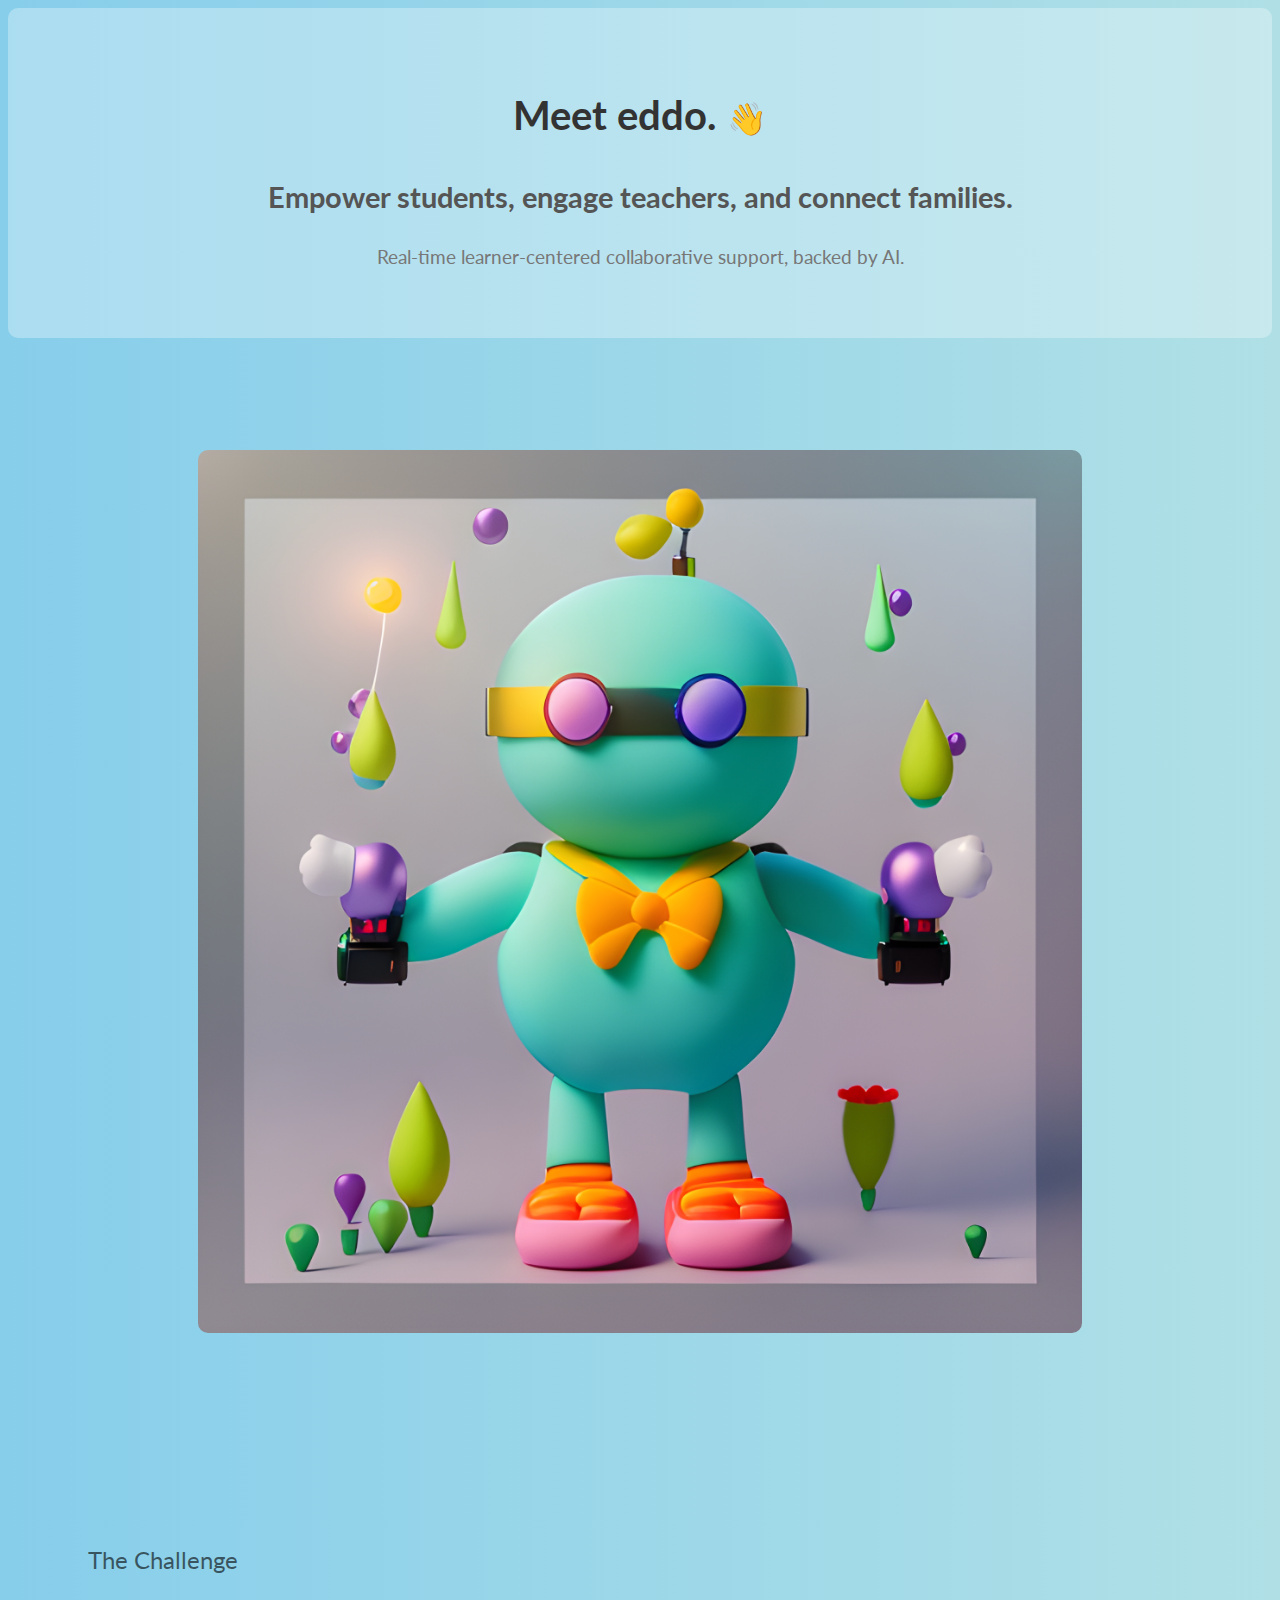
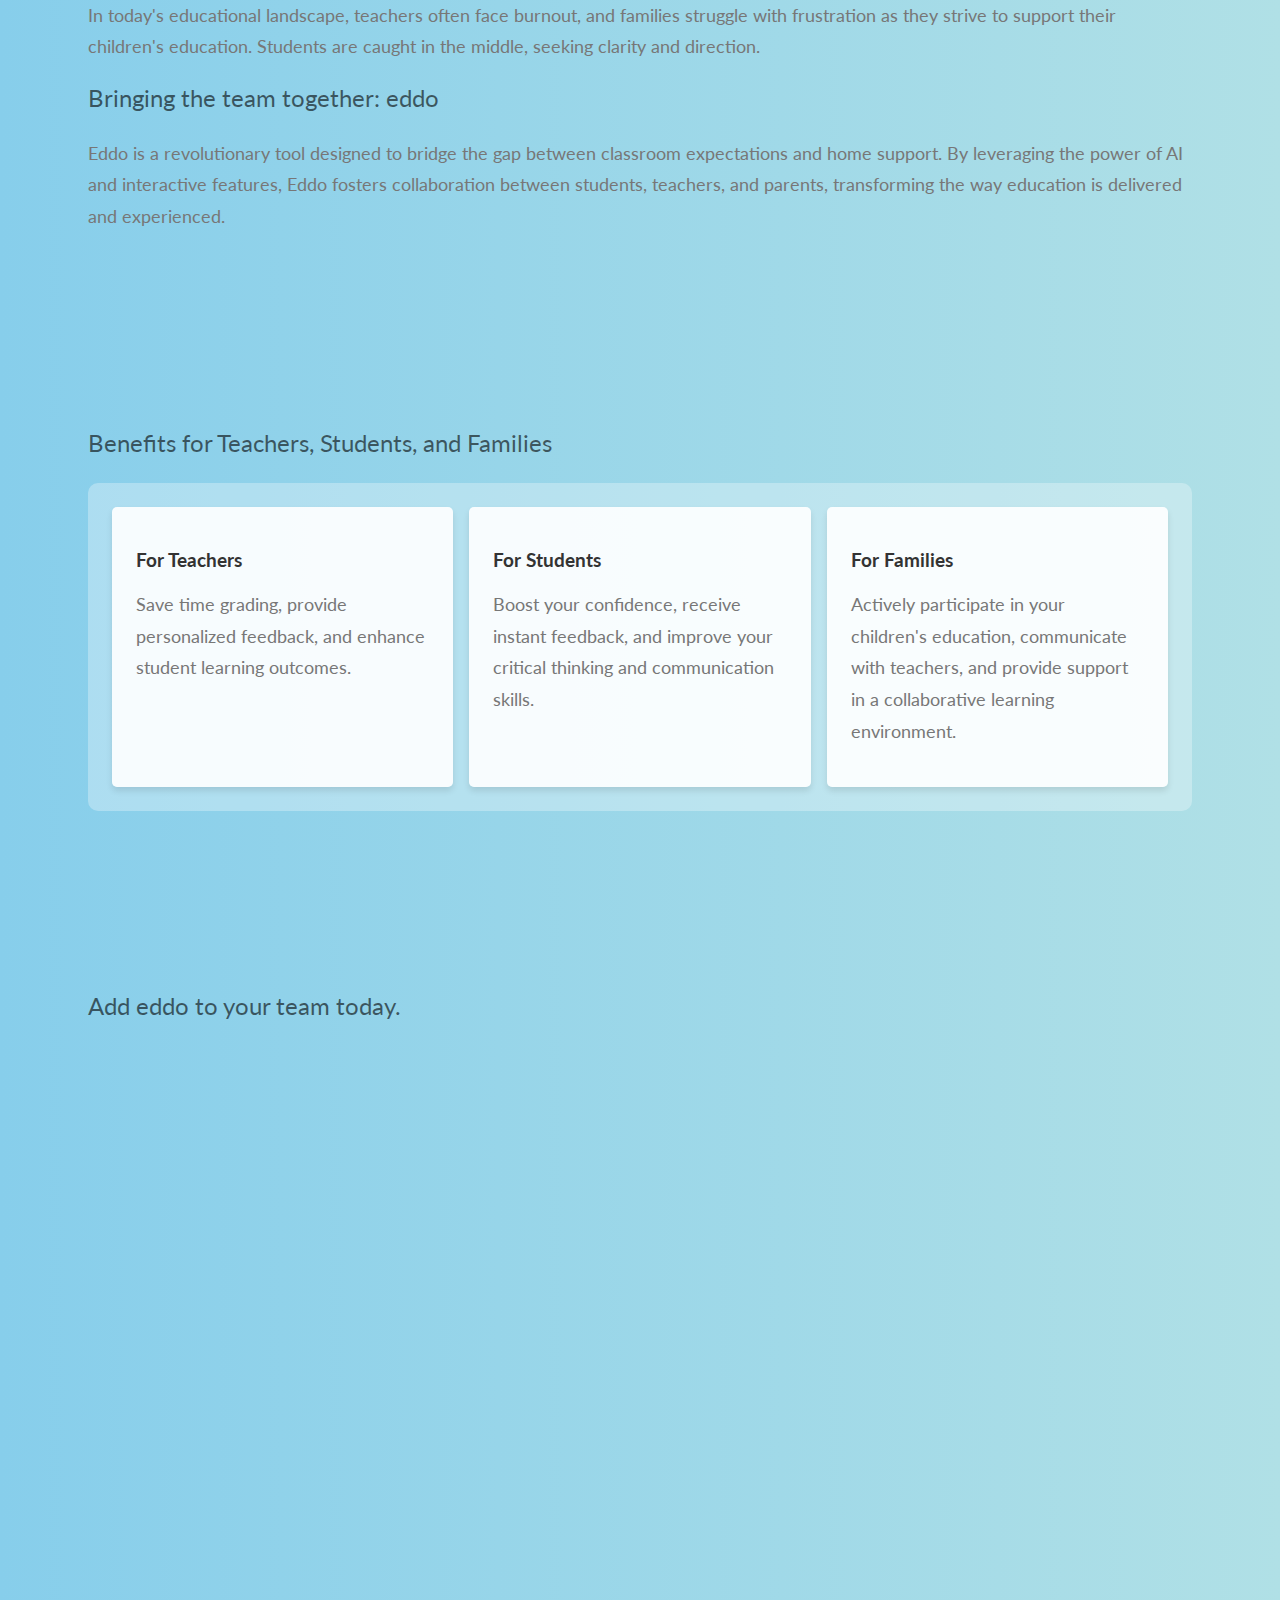
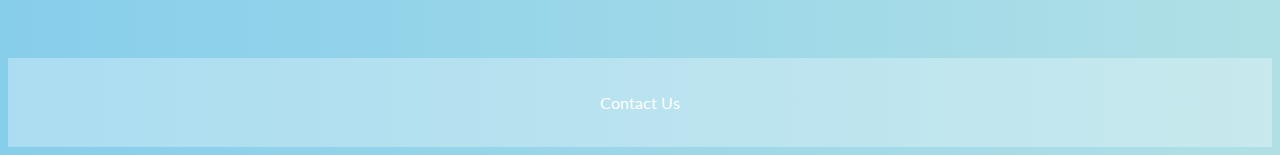
<file: index.html>
<!DOCTYPE html>

<html lang="en">

<head>
    <meta charset="utf-8" />
    <meta content="width=device-width, initial-scale=1.0" name="viewport" />
    <title>Eddo: Empower students, engage teachers, and connect families with real-time AI-driven support.</title>
    <link href="styles.css" rel="stylesheet" />
</head>

<body>
    <header>
        <div id="hero">
            <h1>Meet eddo. <span class="wave">👋</span></h1>
            <h2>Empower students, engage teachers, and connect families.</h2>
            <p>Real-time learner-centered collaborative support, backed by AI.</h2>
        </div>
    </header>
    <div class="container" id="hero-image-container">
        <img src="./eddo-hero.png" alt="a friendly 1950s-style robot" />
    </div>
    </section>
    <div class="container">
        <section id="challenge">
            <h2>The Challenge</h2>
            <p>In today's educational landscape, teachers often face burnout, and families struggle with frustration as
                they strive to support their children's education. Students are caught in the middle, seeking clarity
                and direction.</p>
        </section>
        <section id="solution">
            <h2>Bringing the team together: eddo</h2>
            <p>Eddo is a revolutionary tool designed to bridge the gap between classroom expectations and home support.
                By leveraging the power of AI and interactive features, Eddo fosters collaboration between students,
                teachers, and parents, transforming the way education is delivered and experienced.</p>
        </section>
    </div>
    <section class="container" id="benefits">
        <h2>Benefits for Teachers, Students, and Families</h2>
        <div class="feature-container">
            <div class="feature">
                <h3>For Teachers</h3>
                <p>Save time grading, provide personalized feedback, and enhance student learning outcomes.</p>
            </div>
            <div class="feature">
                <h3>For Students</h3>
                <p>Boost your confidence, receive instant feedback, and improve your critical thinking and communication
                    skills.</p>
            </div>
            <div class="feature">
                <h3>For Families</h3>
                <p>Actively participate in your children's education, communicate with teachers, and provide support in
                    a collaborative learning environment.</p>
            </div>
        </div>
    </section>
    <section class="container" id="cta">
        <h2>Add eddo to your team today.</h2>
        <div data-tf-iframe-props="title=Registration Form" data-tf-medium="snippet" data-tf-opacity="100"
            data-tf-transitive-search-params="" data-tf-widget="ivFQQ0YN" style="width:100%;height:500px;"></div>
        <script src="//embed.typeform.com/next/embed.js"></script>
    </section>
</body>

</html>

<footer>
    <ul>
        <li><a href="/contact/index.html">Contact Us</a></li>
    </ul>
</footer>
</file>
<file: styles.css>
@import url('https://fonts.googleapis.com/css2?family=Lato:wght@300;400;700&display=swap');

body {
    font-family: 'Lato', sans-serif;
    color: #333;
    line-height: 1.6;
    font-size: 16px;
    background: linear-gradient(to right, skyblue, #b0e0e6);
}

h1 {
    font-size: 2.5rem;
    font-weight: 700;
    color: #333;
}

h2 {
    font-size: 2rem;
    font-weight: 400;
    color: #555;
    margin: 1rem 0;
}

p {
    font-size: 1.1rem;
    color: #777;
    margin: 1rem 0;
    line-height: 1.8;
}

.wave {
    font-size: 2.5rem;
    display: inline-block;
    animation: bounce 1s infinite;
}

html {
    scroll-behavior: smooth;
}

.container {
    max-width: 1200px;
    margin: 0;
    padding: 5rem;
}

@media (max-width: 768px) {
    .container {
        padding: 1;
    }

    button {
        margin: 1rem 0;
    }
}

.feature-container {
    display: flex;
    flex-wrap: wrap;
    justify-content: center;
    padding: 1rem;
    background-color: rgba(255, 255, 255, 0.3);
    border-radius: 10px;
}

.feature {
    flex: 1;
    padding: 1.5rem;
    text-align: left;
    line-height: 1.3rem;
    background-color: rgba(255, 255, 255, 0.9);
    border-radius: 5px;
    box-shadow: 0 4px 6px rgba(0, 0, 0, 0.1);
    margin: 0.5rem;
}

button {
    background-color: transparent;
    font-weight: 700;
    font-size: 1.25rem;
    padding: 0.75rem 1.5rem;
    border-radius: 30px;
    cursor: pointer;
    margin: 2rem 0;
    transition: background-color 0.3s ease, color 0.3s ease;
    letter-spacing: 0.5px;
    display: block;
    margin-left: auto;
    margin-right: auto;
}

#hero {
    text-align: center;
    padding: 2rem;
}

#hero h1 {
    font-size: 2.5rem;
    color: #333;
}

#hero h2 {
    font-size: 1.8rem;
    color: #555;
    font-weight: bold;
}

#hero p {
    font-size: 1.2rem;
    color: #777;
}

.wave {
    font-size: 2rem;
    display: inline-block;
    animation: bounce 1s infinite;
}

@keyframes bounce {
    0%, 20%, 50%, 80%, 100% {
        transform: translateY(0);
    }
    
    40% {
        transform: translateY(-10px);
    }
    
    60% {
        transform: translateY(-5px);
    }
}

#hero-image-container {
    text-align: center; /* Centering the image horizontally */
    margin: 2rem auto; /* Adding vertical margin and auto horizontal margin to center */
}

#hero-image-container img {
    width: 80%; /* Reducing the width to 80% of the container */
    max-width: 80%; /* Ensuring the image does not exceed 80% of the container's width */
    transition: transform 2s;
    transform: scale(1);
    overflow: hidden;
    border-radius: 10px;
    display: block; /* Making the image a block-level element */
    margin: 0 auto; /* Centering the image horizontally within its container */
}

#hero-image-container img:hover {
    transform: scale(1.1);
}

h1 {
    font-size: 2.5rem;
    font-weight: bold;
}

h2 {
    font-size: 1.5rem;
    color: #0000009a;
    margin-bottom: 20px;
}

header {
    color: #000000;
    text-align: center;
    padding: 1rem;
    background-color: rgba(255, 255, 255, 0.3);
    position: relative;
    border-radius: 10px;
    margin-bottom: 2rem;
}

nav ul {
    padding: 0;
    list-style: none;
}

nav ul li {
    display: inline;
}

nav ul li a {
    color: #fff;
    text-decoration: none;
    padding: 0.25rem 0.5rem;
}

nav ul li a:hover {
    background-color: rgba(255, 255, 255, 0.2);
    border-radius: 3px;
}

@media (max-width: 768px) {
    .feature {
        flex-basis: calc(50% - 2rem);
    }
}

@media (max-width: 480px) {
    .feature {
        flex-basis: 100%;
    }
}

/* Footer */

footer {
    font-size: 1rem;
    background-color: rgba(255, 255, 255, 0.3);
    color: #fff;
    text-align: center;
    padding: 1rem;
    margin-top: 2rem;
}

footer ul {
    padding: 0;
    list-style: none;
}

footer ul li {
    display: inline;
}

footer ul li a {
    color: #fff;
    text-decoration: none;
    padding: 0.25rem 0.5rem;
}

footer ul li a:hover {
    background-color: rgba(255, 255, 255, 0.2);
    border-radius: 3px;
}
</file>
